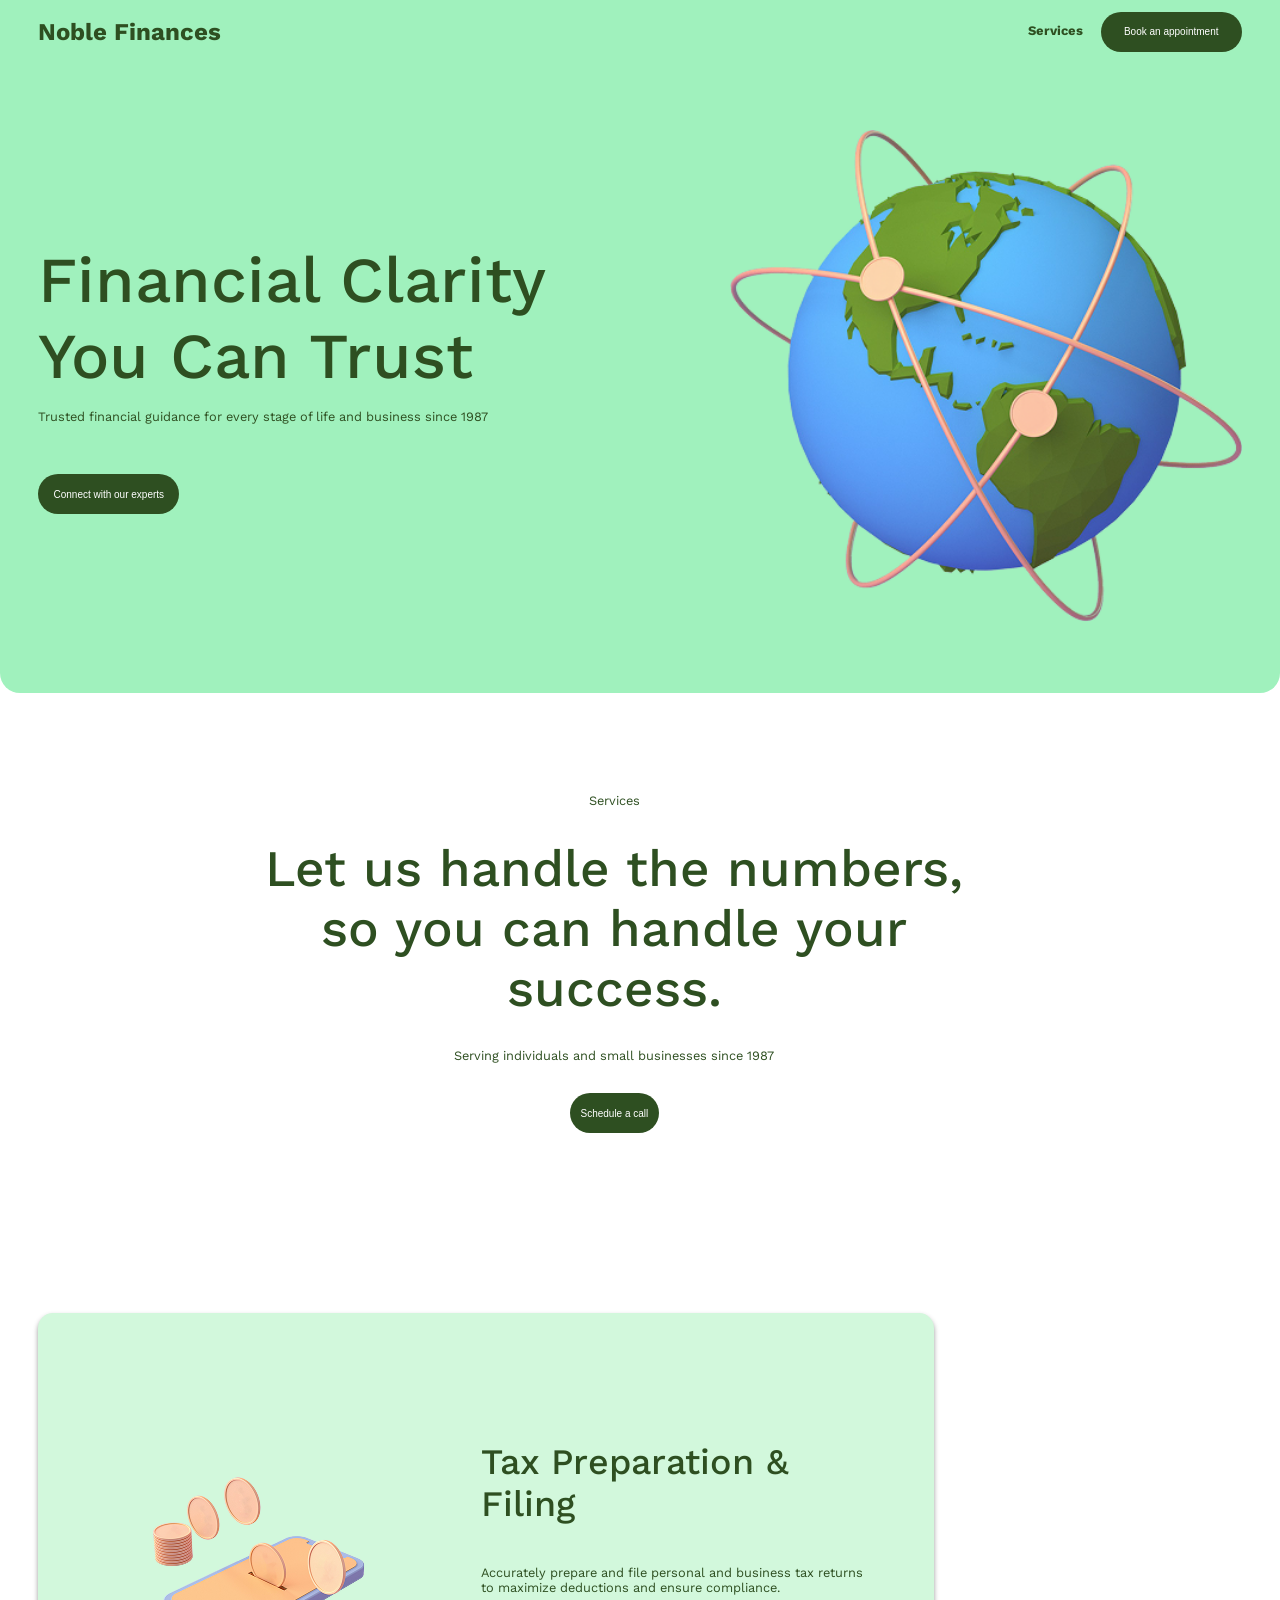
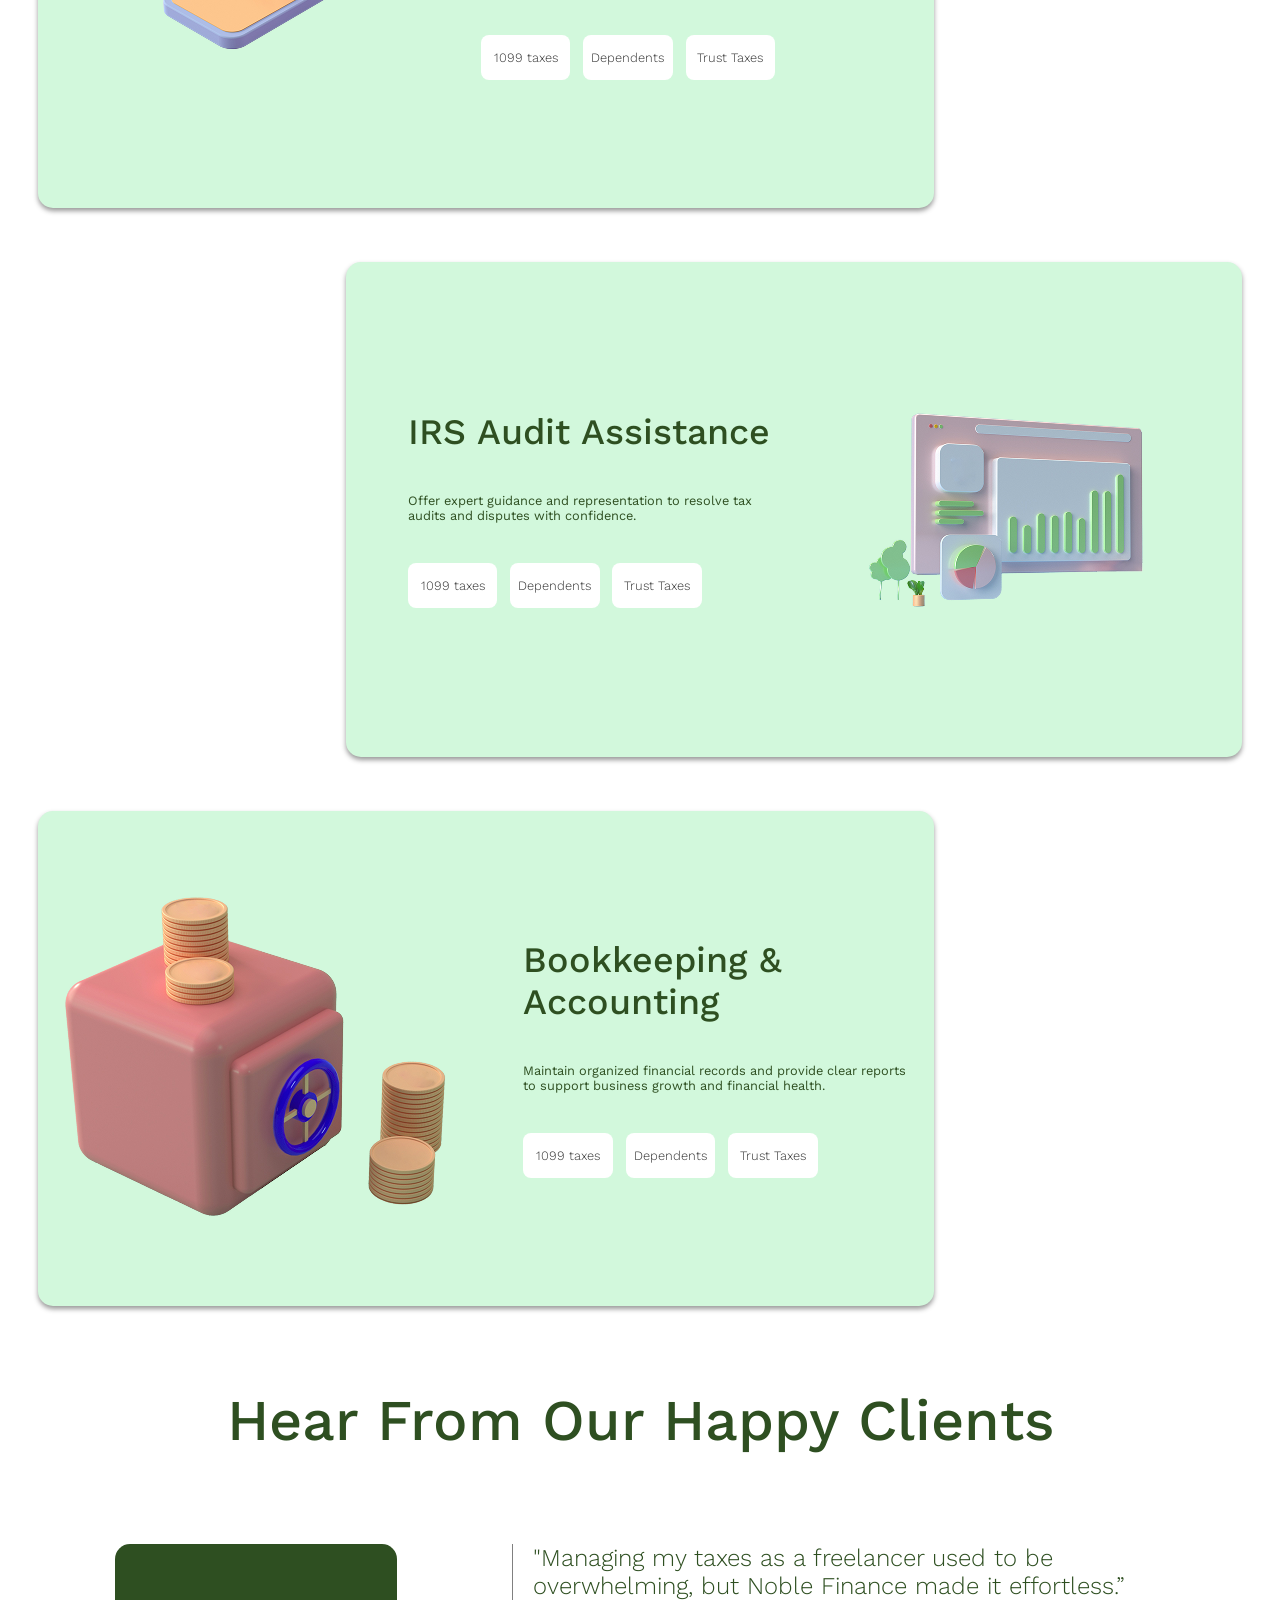
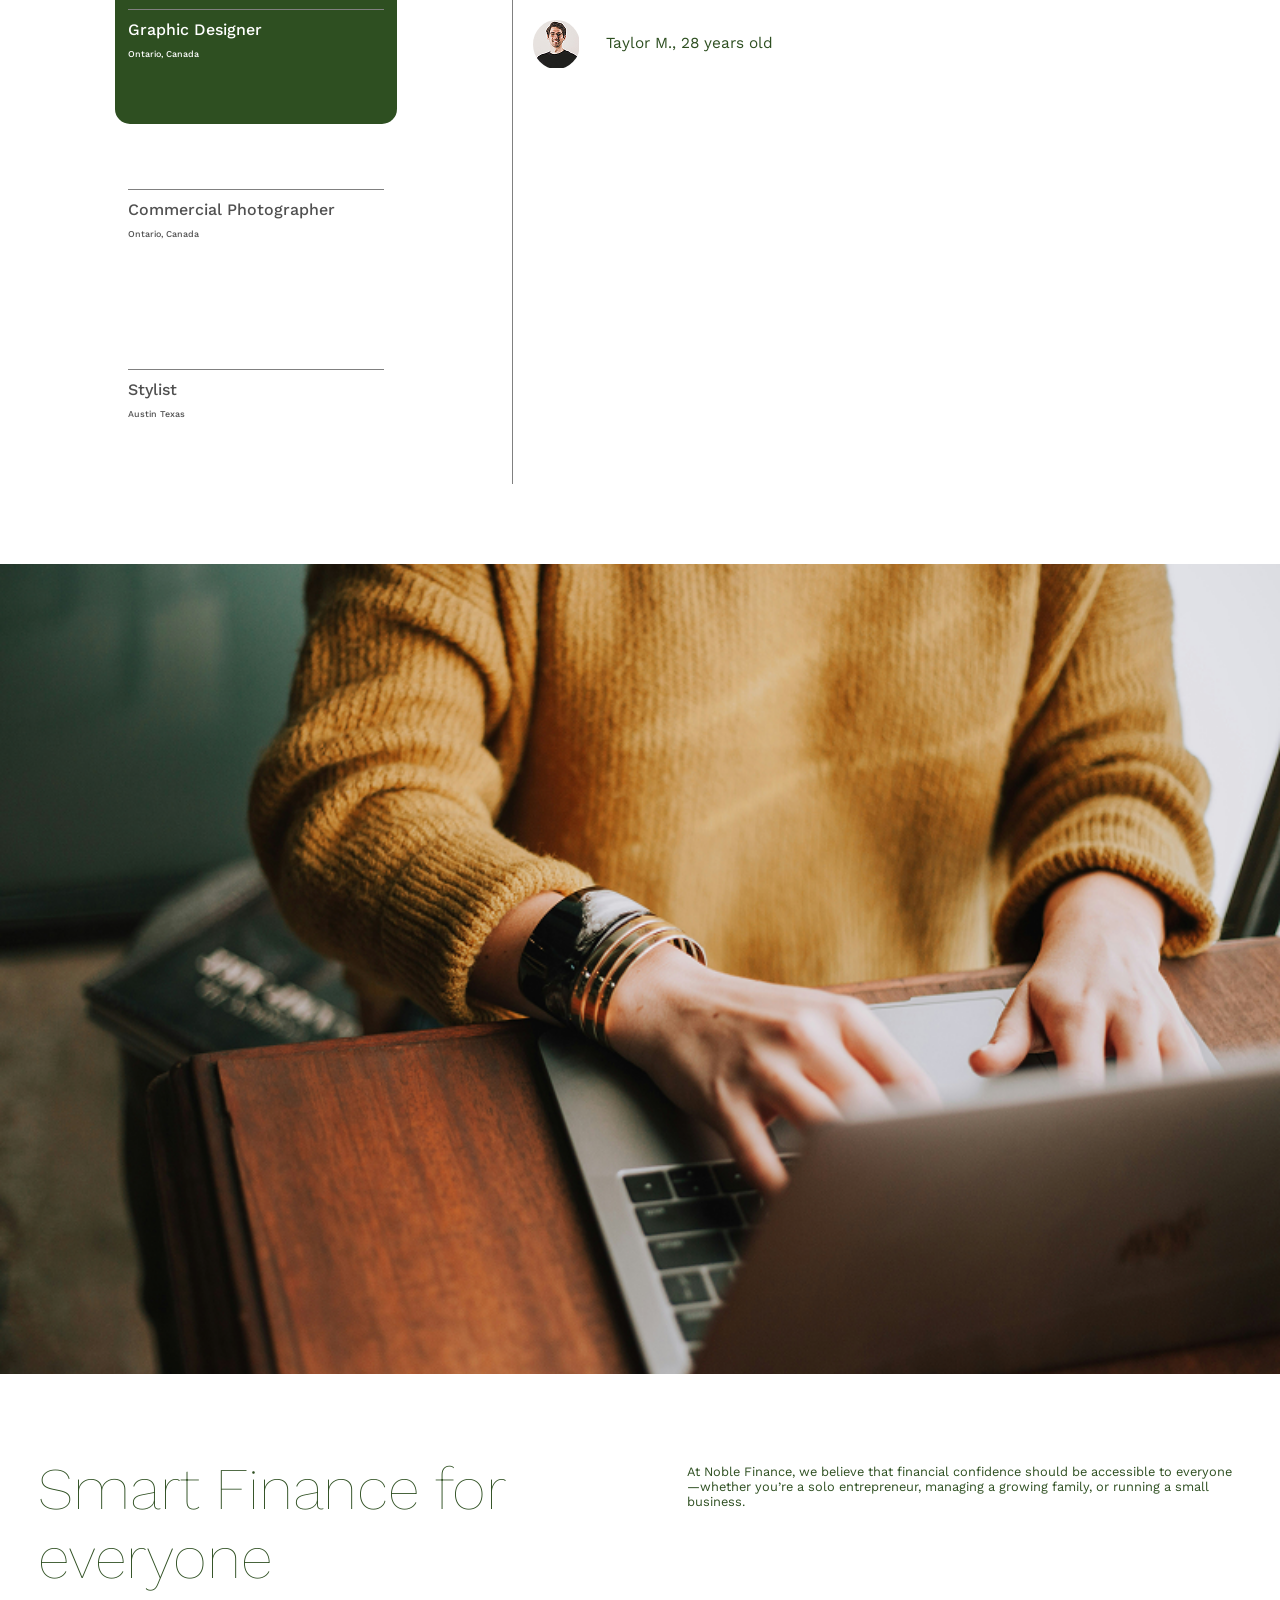
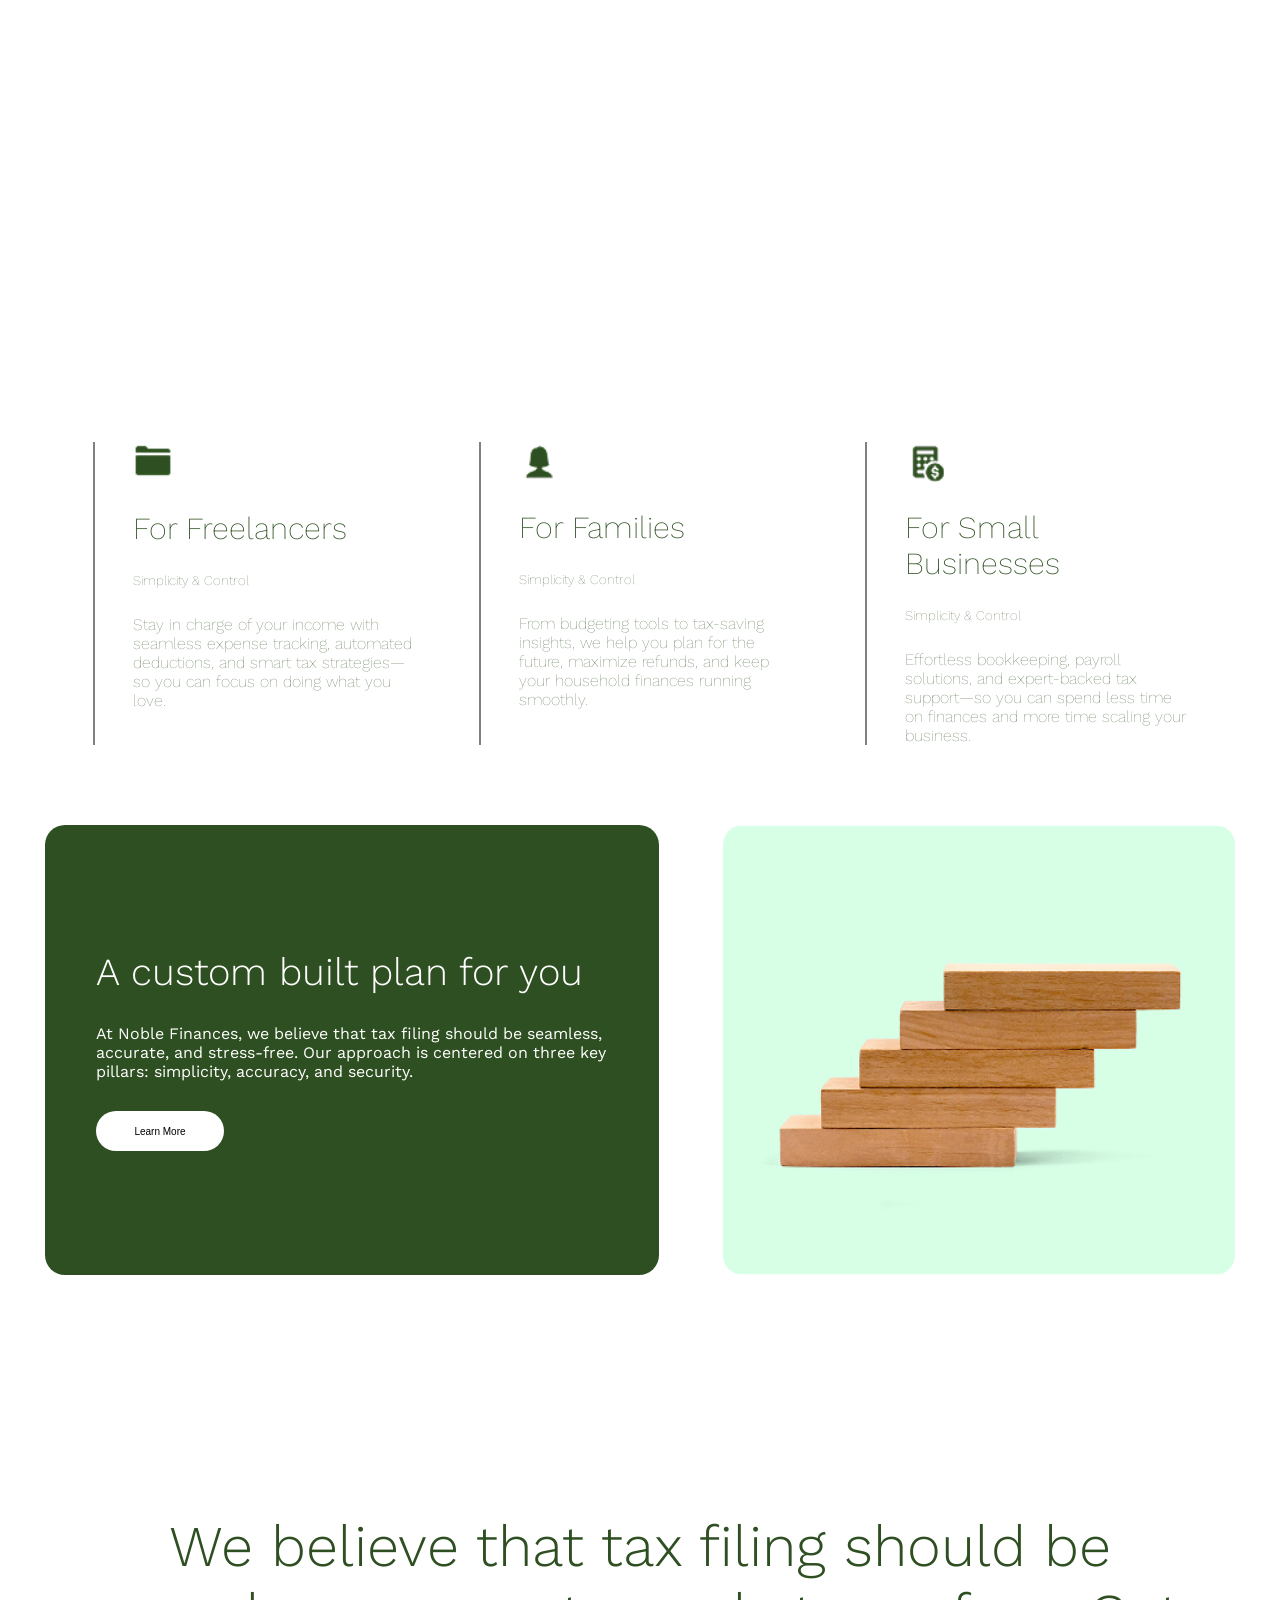
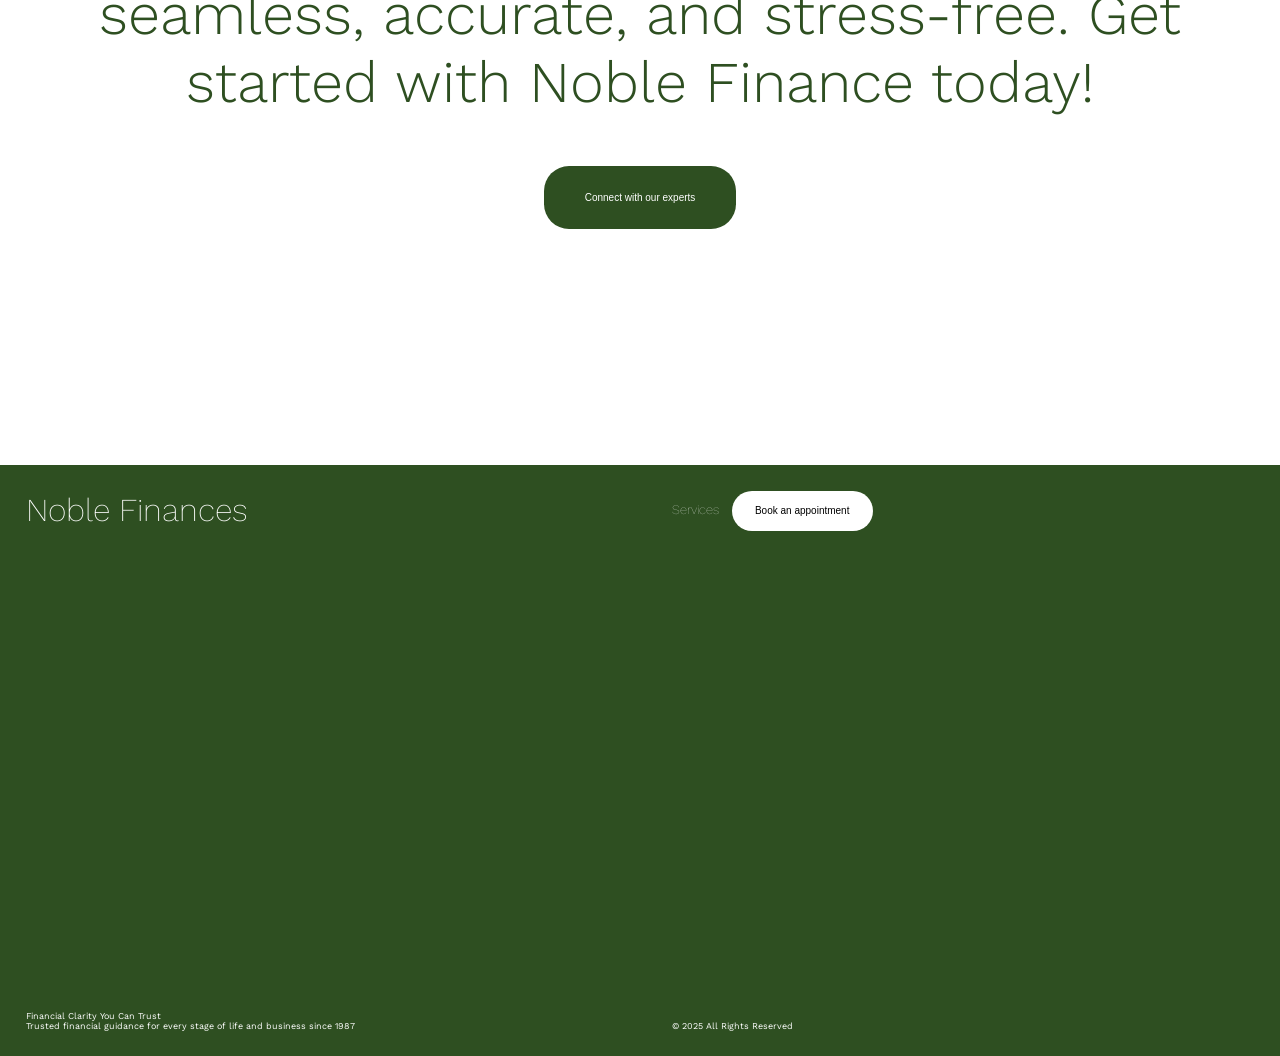
<file: HTML/Index.html>
<!DOCTYPE html>
<html lang="en">

<head>
    <meta charset="UTF-8">
    <meta name="viewport" content="width=device-width, initial-scale=1.0">
    <link rel="stylesheet" href="../CSS/Universial.css">
    <link rel="stylesheet" href="../CSS/index_style.css">
    <title>Home Page</title>
</head>

<body>
    <header>
        <nav>
            <div><a href="Index.html">
                    <h2>Noble Finances</h2>
                </a></div>
            <div>
                <a href="Services.html" class="nav_link">Services</a>
                <a href="Booking.html"><button class="btn">Book an appointment</button></a>
            </div>
        </nav>
    </header>
    <section class="hero_section">
        <div class="hero_section_text">
            <h1 class="hero_section_heading">Financial Clarity You Can Trust</h1>
            <p class="hero_section_para">Trusted financial guidance for every stage of life and business since 1987</p>
            <a href="#"><button class="btn btn_hero">Connect with our experts</button></a>
        </div>
        <div class="hero_section_img">
            <img src="../Assets/planet.png" alt="" style="width: 40vw;">
        </div>
    </section>
    <section>
        <div class="services_section">
            <p class="services_section_para">Services</p>
            <h1 class="services_section_heading">Let us handle the numbers, so you can handle your success.</h1>
            <p class="services_section_para">Serving individuals and small businesses since 1987</p>
            <a href="#"><button class="btn btn_services">Schedule a call</button></a>
        </div>
    </section>
    <section>
        <div class="banner_section">
            <div class="banner_section_banner">
                <div class="banner_section_img">
                    <img src="../Assets/banner img 1.png" alt="">
                </div>
                <div class="banner_section_text_section">
                    <h1 class="banner_section_text_heading">Tax Preparation & Filing</h1>
                    <p class="banner_section_text_para">Accurately prepare and file personal and business tax returns to
                        maximize deductions and
                        ensure compliance.</p>
                    <span class="banner_section_badges_section">
                        <div class="banner_section_badge">1099 taxes</div>
                        <div class="banner_section_badge">Dependents</div>
                        <div class="banner_section_badge">Trust Taxes</div>
                    </span>
                </div>
            </div>
            <div class="banner_section_banner" style="margin-left: auto;">
                <div class="banner_section_text_section">
                    <h1 class="banner_section_text_heading">IRS Audit Assistance</h1>
                    <p class="banner_section_text_para">Offer expert guidance and representation to resolve tax audits
                        and disputes with confidence.</p>
                    <span class="banner_section_badges_section">
                        <div class="banner_section_badge">1099 taxes</div>
                        <div class="banner_section_badge">Dependents</div>
                        <div class="banner_section_badge">Trust Taxes</div>
                    </span>
                </div>
                <div class="banner_section_img">
                    <img src="../Assets/banner img 2.png" alt="">
                </div>
            </div>
            <div class="banner_section_banner">
                <div class="banner_section_img">
                    <img src="../Assets/banner img 3.png" alt="">
                </div>
                <div class="banner_section_text_section">
                    <h1 class="banner_section_text_heading">Bookkeeping & Accounting</h1>
                    <p class="banner_section_text_para">Maintain organized financial records and provide clear reports
                        to support business growth and financial health.</p>
                    <span class="banner_section_badges_section">
                        <div class="banner_section_badge">1099 taxes</div>
                        <div class="banner_section_badge">Dependents</div>
                        <div class="banner_section_badge">Trust Taxes</div>
                    </span>
                </div>
            </div>
        </div>
    </section>
    <section>
        <div class="review_section">
            <h1 class="review_section_heading">Hear From Our Happy Clients</h1>
            <div class="review_section_box">
                <div class="review_section_reviewer_selection">
                    <div class="review_section_reviewer_box reviewer_active">
                        <h4 class="reviewer_box_heading">Graphic Designer</h4>
                        <p class="reviewer_box_para">Ontario, Canada</p>
                    </div>
                    <div class="review_section_reviewer_box">
                        <h4 class="reviewer_box_heading">Commercial Photographer</h4>
                        <p class="reviewer_box_para">Ontario, Canada</p>
                    </div>
                    <div class="review_section_reviewer_box">
                        <h4 class="reviewer_box_heading">Stylist</h4>
                        <p class="reviewer_box_para">Austin Texas</p>
                    </div>
                </div>
                <div class="review_section_qote_section">
                    <h2 class="review_section_reviewtext">"Managing my taxes as a freelancer used to be overwhelming,
                        but Noble Finance made it effortless.”</h2>
                    <div style="display: flex; gap: 2vw;">
                        <span><img src="../Assets/potraite.png" alt="" style="border-radius: 100%; "></span>
                        <span style="margin-top: 1.5vh;">
                            <p class="review_section_para">Taylor M., 28 years old</p>
                        </span>
                    </div>
                </div>
            </div>
        </div>
    </section>
    <section>
        <div class="break_section"></div>
    </section>
    <section>
        <div class="Benefits_section">
            <div class="company_moto_section">
                <h1 class="company_moto_section_heading">Smart Finance for everyone</h1>
                <p class="company_moto_section_para">At Noble Finance, we believe that financial confidence should be
                    accessible to everyone—whether you’re a solo entrepreneur, managing a growing family, or running a
                    small
                    business.</p>
            </div>
            <div class="company_benefit_info_section">
                <div class="company_benefit_info_box">
                    <img src="../Assets/file icon.png" alt="" width="40vw">
                    <h2 class="company_benefit_info_box_heading">For Freelancers</h2>
                    <h5 class="company_benefit_info_box_para">Simplicity & Control</h5>
                    <p class="company_benefit_info_box_para">Stay in charge of your income with seamless expense
                        tracking, automated deductions, and smart tax
                        strategies—so you can focus on doing what you love.</p>
                </div>
                <div class="company_benefit_info_box">
                    <img src="../Assets/person icon.png" alt="" width="40vw">
                    <h2 class="company_benefit_info_box_heading">For Families</h2>
                    <h5 class="company_benefit_info_box_para">Simplicity & Control</h5>
                    <p class="company_benefit_info_box_para">From budgeting tools to tax-saving insights, we help you
                        plan for the future, maximize refunds, and keep your household finances running smoothly.</p>
                </div>
                <div class="company_benefit_info_box">
                    <img src="../Assets/calculator.png" alt="" width="40vw">
                    <h2 class="company_benefit_info_box_heading">For Small Businesses</h2>
                    <h5 class="company_benefit_info_box_para">Simplicity & Control</h5>
                    <p class="company_benefit_info_box_para">Effortless bookkeeping, payroll solutions, and
                        expert-backed tax support—so you can spend less time on finances and more time scaling your
                        business.</p>
                </div>
            </div>
        </div>
    </section>
    <section>
        <div class="CTA_section">
            <div class="CTA_section_card">
                <h1 class="CTA_section_card_heading">A custom built plan for you</h1>
                <p class="CTA_section_card_para">At Noble Finances, we believe that tax filing should be seamless,
                    accurate, and stress-free. Our
                    approach is centered on three key pillars: simplicity, accuracy, and security.</p>
                <a href="#"><button class="btn btn_CTA">Learn More</button></a>
            </div>
            <div class="CTA_section_img"></div>
        </div>
    </section>
    <section>
        <div class="experts_section">
            <h1 class="experts_section_heading">We believe that tax filing should be seamless, accurate, and
                stress-free. Get started with Noble Finance today!</h1>
            <a href="#"><button class="btn experts_btn">Connect with our experts</button></a>
        </div>
    </section>
    <footer>
        <div class="footer_section">
            <div class="footer_box">
                <div><h1 class="footer_title">Noble Finances</h1></div>
                <div><p class="footer_small_text">Financial Clarity You Can Trust</p>
                <p class="footer_small_text">Trusted financial guidance for every stage of life and business since 1987</p></div>
            </div>
            <div class="footer_box">
                <div><a href="Services.html" class="footer_link">Services</a><a href="Booking.html"><button class="btn btn_footer">Book an appointment</button></a></div>
                <div><p class="footer_small_text">© 2025 All Rights Reserved</p></div>
            </div>
        </div>
    </footer>
</body>

</html>
</file>
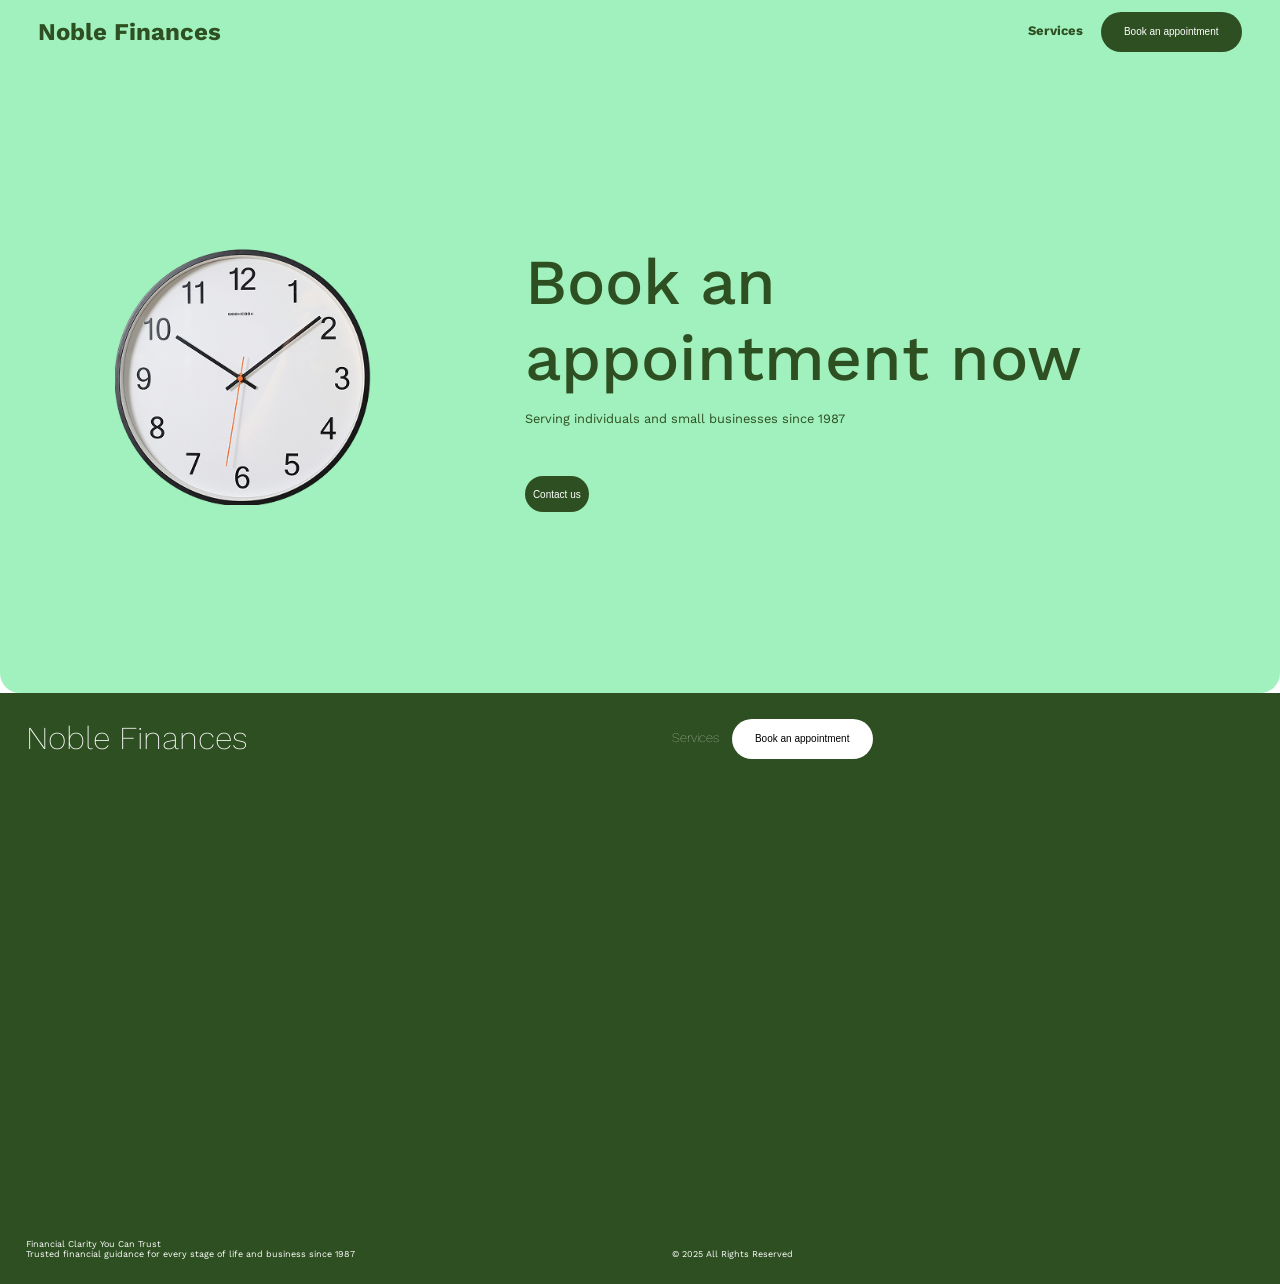
<file: HTML/Booking.html>
<!DOCTYPE html>
<html lang="en">

<head>
    <meta charset="UTF-8">
    <meta name="viewport" content="width=device-width, initial-scale=1.0">
    <link rel="stylesheet" href="../CSS/Universial.css">
    <link rel="stylesheet" href="../CSS/Booking_style.css">
    <title>Booking</title>
</head>

<body>
    <header>
        <nav>
            <div><a href="Index.html">
                    <h2>Noble Finances</h2>
                </a></div>
            <div>
                <a href="Services.html" class="nav_link">Services</a>
                <a href="Booking.html"><button class="btn">Book an appointment</button></a>
            </div>
        </nav>
    </header>
    <section>
        <div class="hero_section">
            <div class="hero_section_img" >
                <img src="../Assets/clock.png" alt="" style="width: 20vw;">
            </div>
            <div class="hero_section_text">
                <h1 class="hero_section_heading">Book an appointment now</h1>
                <p class="hero_section_para">Serving individuals and small businesses since 1987</p>
                <a href="#"><button class="btn btn_hero">Contact us</button></a>
            </div>
        </div>
    </section>
    <footer>
        <div class="footer_section" style="margin: 0;">
            <div class="footer_box">
                <div>
                    <h1 class="footer_title">Noble Finances</h1>
                </div>
                <div>
                    <p class="footer_small_text">Financial Clarity You Can Trust</p>
                    <p class="footer_small_text">Trusted financial guidance for every stage of life and business since
                        1987</p>
                </div>
            </div>
            <div class="footer_box">
                <div><a href="Services.html" class="footer_link">Services</a><a href="Booking.html"><button
                            class="btn btn_footer">Book an appointment</button></a></div>
                <div>
                    <p class="footer_small_text">© 2025 All Rights Reserved</p>
                </div>
            </div>
        </div>
    </footer>
</body>

</html>
</file>
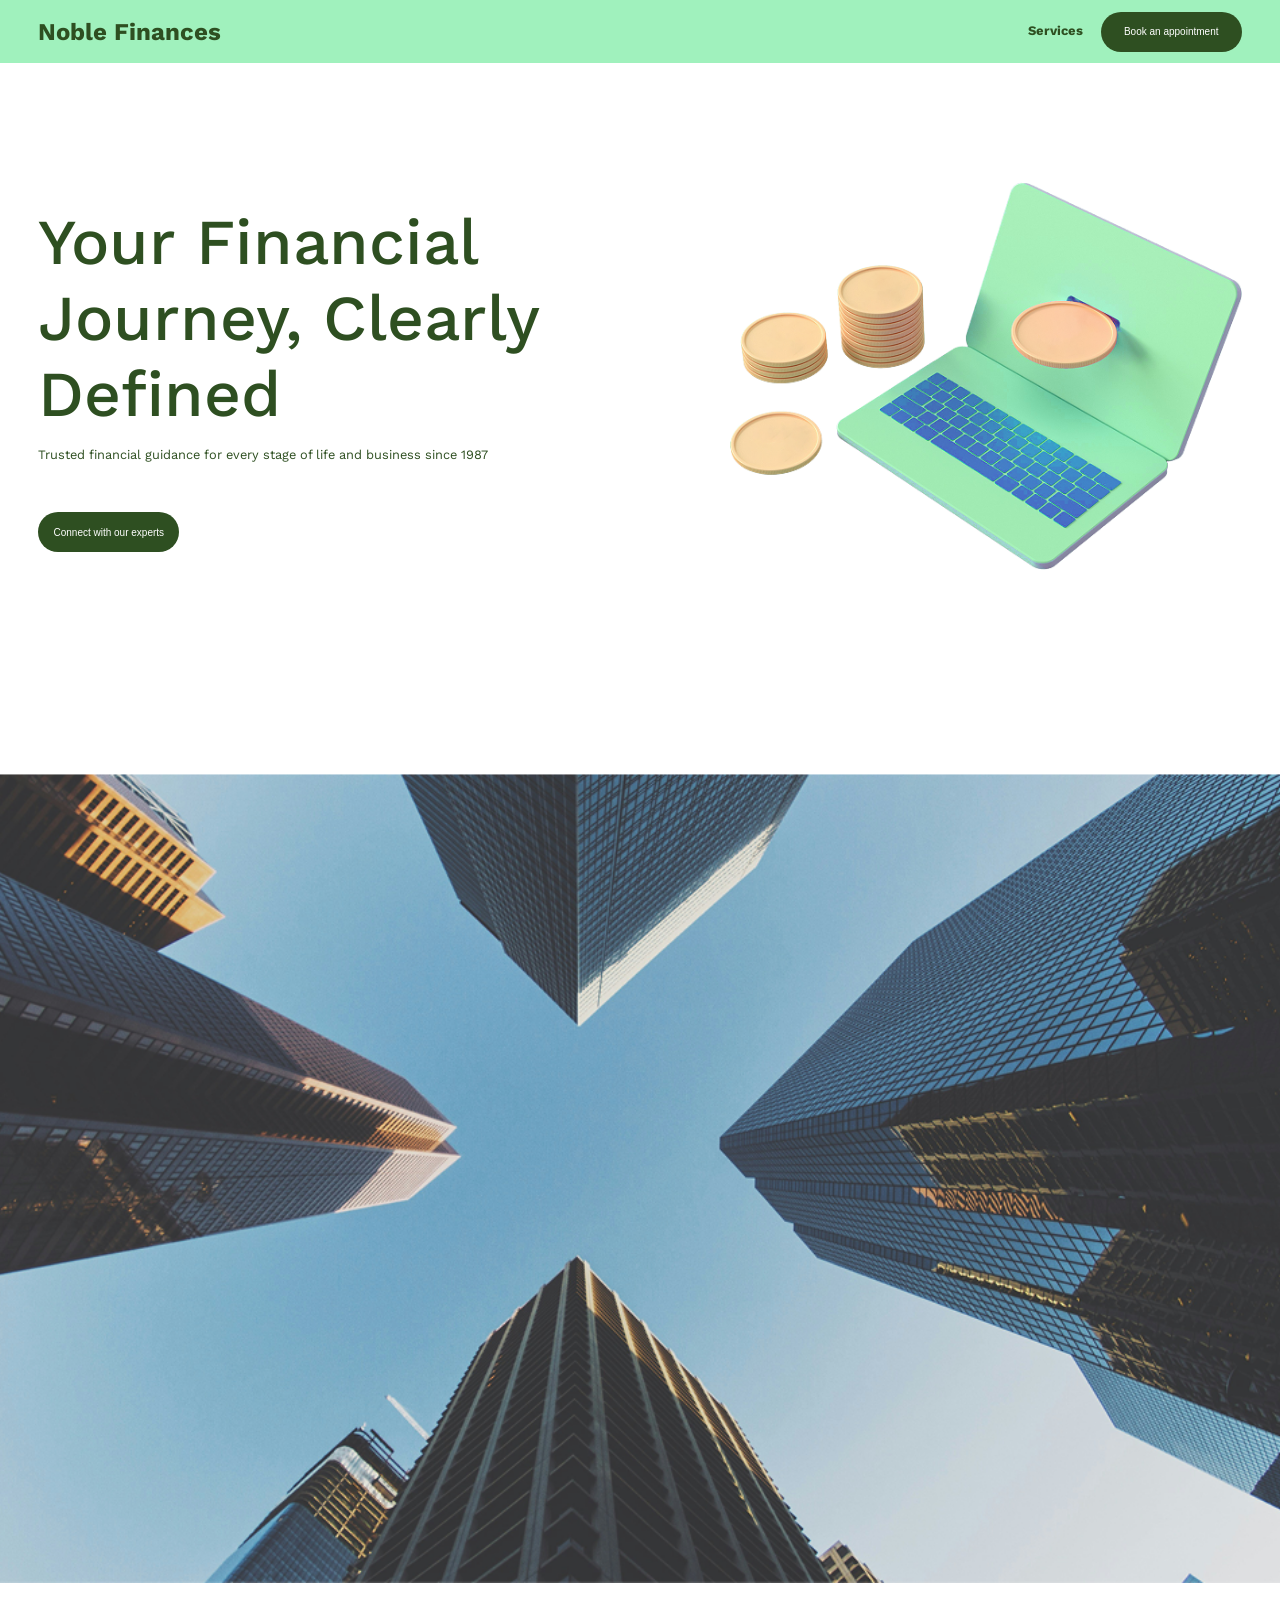
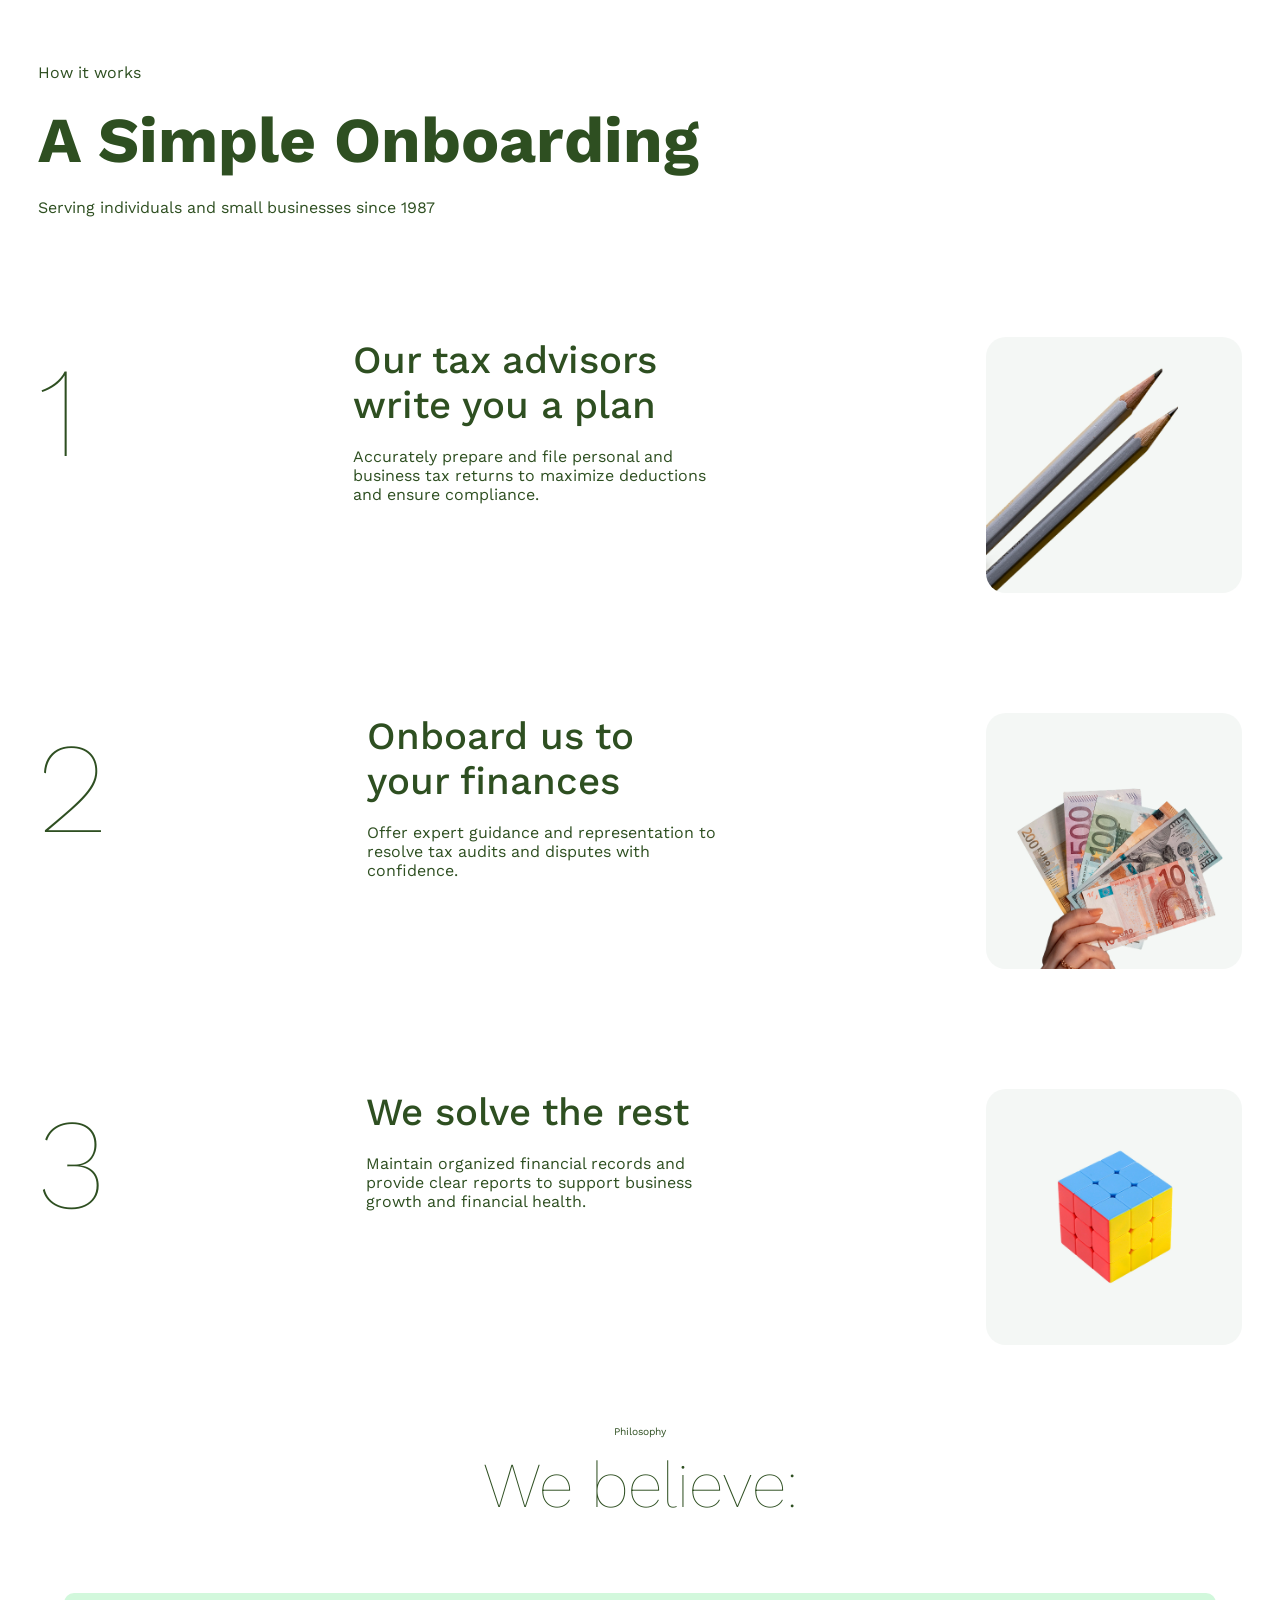
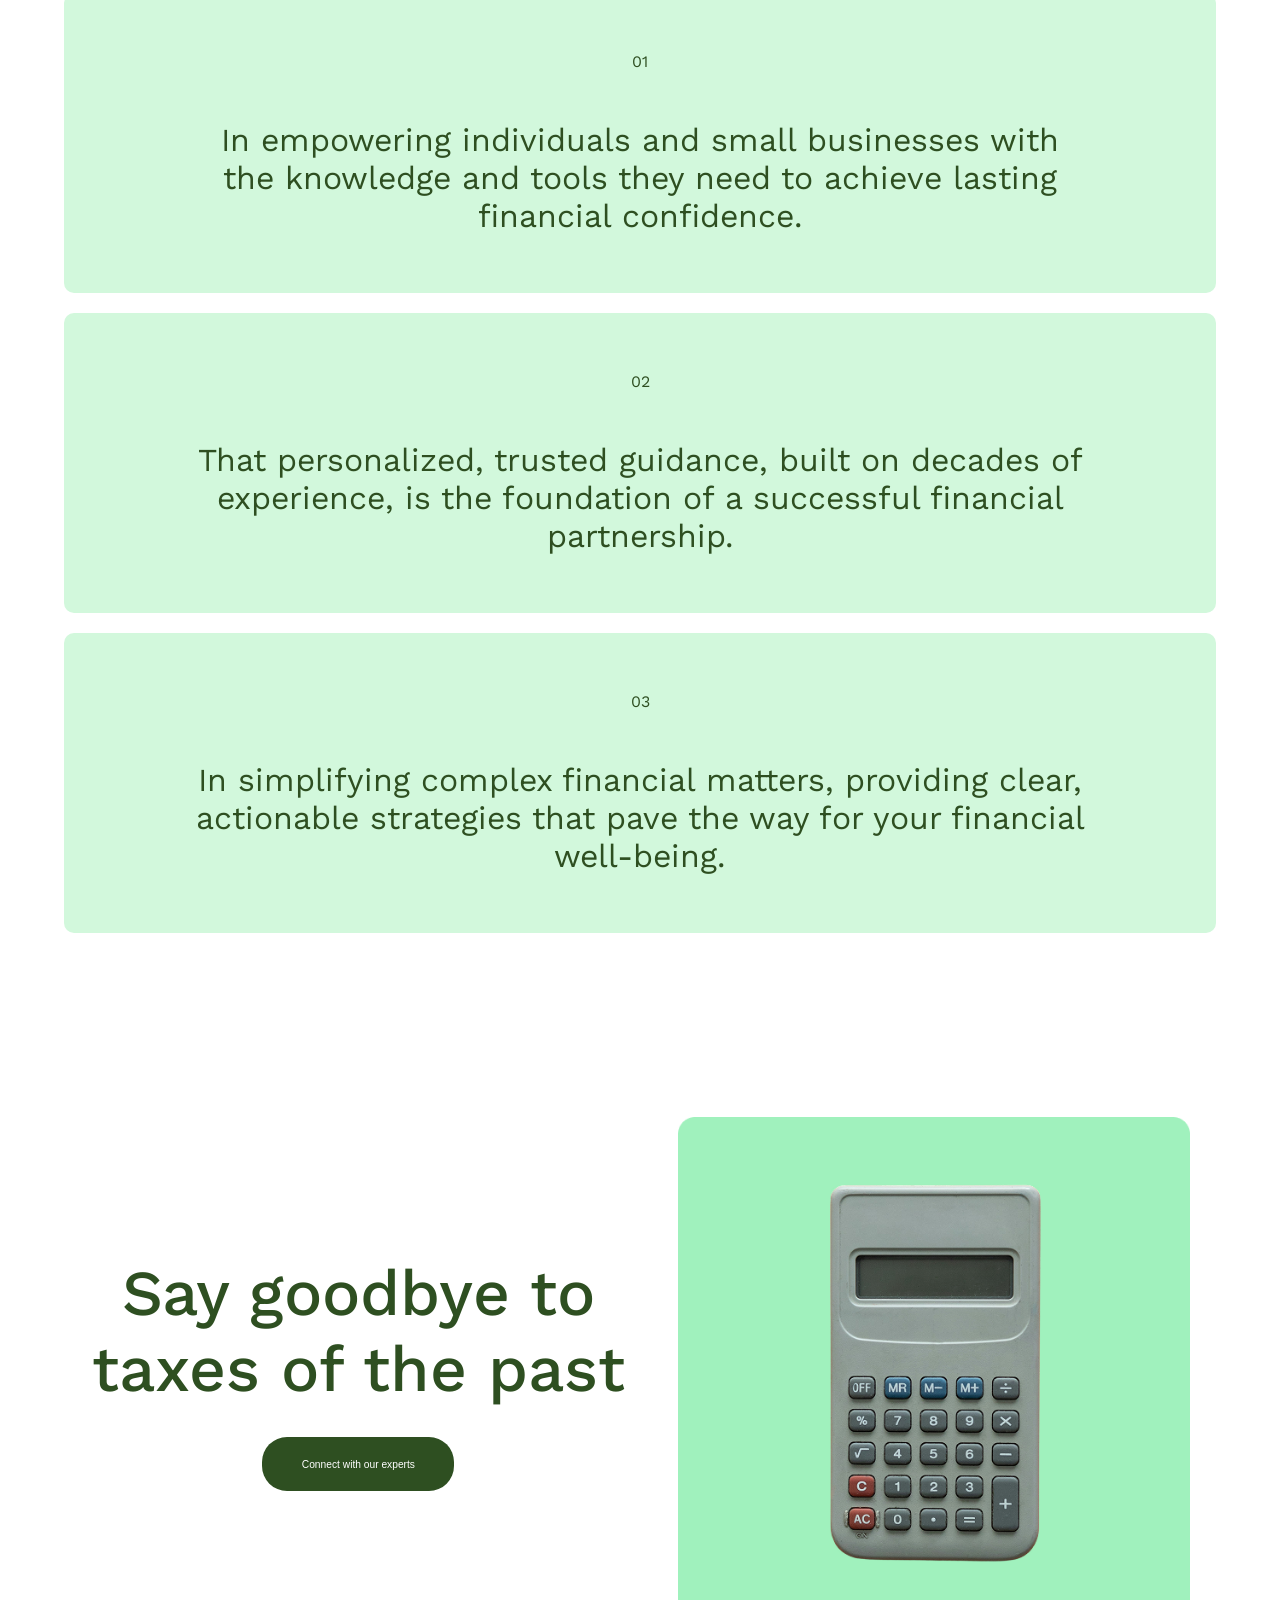
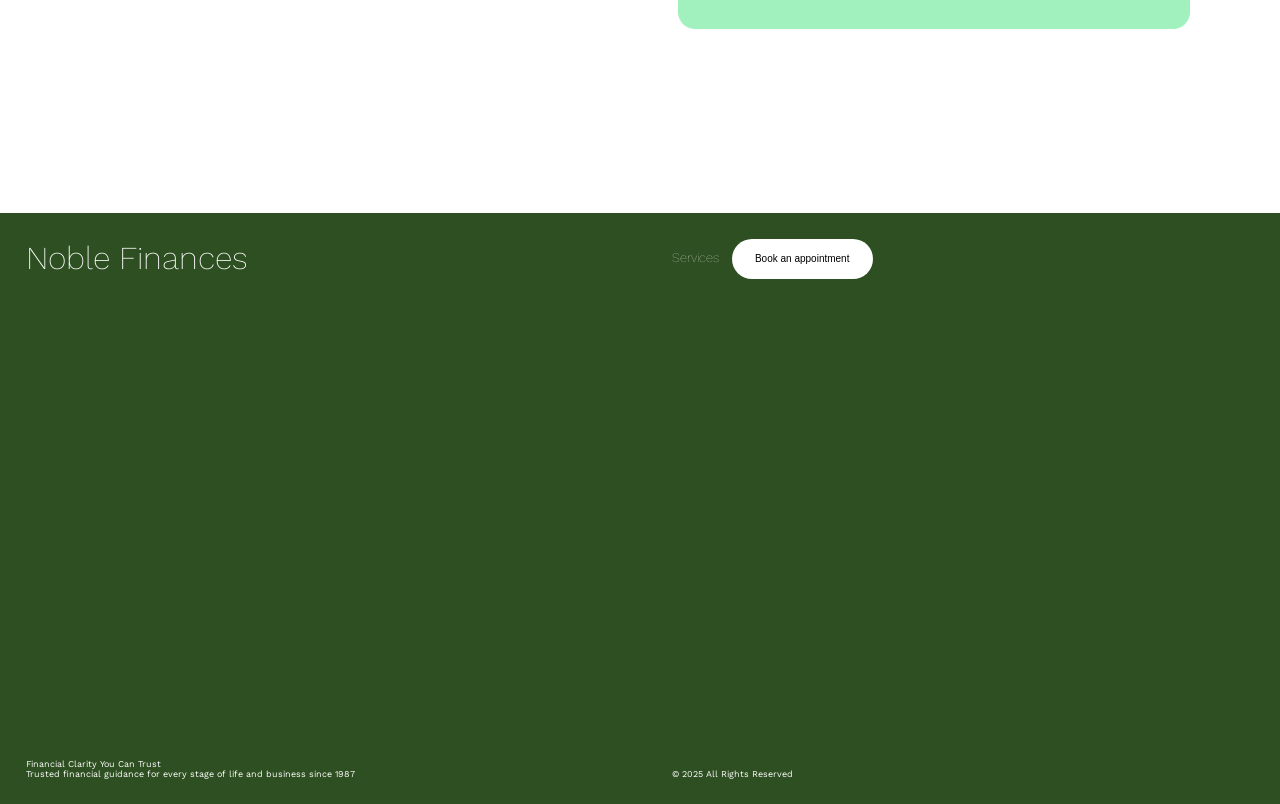
<file: HTML/Services.html>
<!DOCTYPE html>
<html lang="en">

<head>
    <meta charset="UTF-8">
    <meta name="viewport" content="width=device-width, initial-scale=1.0">
    <link rel="stylesheet" href="../CSS/Universial.css">
    <link rel="stylesheet" href="../CSS/Services_style.css">
    <title>Services</title>
</head>

<body>
    <header>
        <nav>
            <div><a href="Index.html">
                    <h2>Noble Finances</h2>
                </a></div>
            <div>
                <a href="Services.html" class="nav_link">Services</a>
                <a href="Booking.html"><button class="btn">Book an appointment</button></a>
            </div>
        </nav>
    </header>
    <section class="hero_section">
        <div class="hero_section_text">
            <h1 class="hero_section_heading">Your Financial Journey, Clearly Defined</h1>
            <p class="hero_section_para">Trusted financial guidance for every stage of life and business since 1987</p>
            <a href="#"><button class="btn btn_hero">Connect with our experts</button></a>
        </div>
        <div class="hero_section_img">
            <img src="../Assets/laptop.png" alt="" style="width: 40vw;">
        </div>
    </section>
    <section>
        <div class="break_section"></div>
    </section>
    <section>
        <div class="How_it_works_section">
            <div class="How_it_works_text_box">
                <p>How it works</p>
                <h1 class="How_it_works_heading">A Simple Onboarding</h1>
                <p>Serving individuals and small businesses since 1987</p>
            </div>
            <div class="How_it_works_steps_box">
                <div class="How_it_works_step">
                    <p class="step_num">1</p>
                    <div class="step_text_box">
                        <h2 class="How_it_works_step_heading">Our tax advisors write you a plan</h2>
                        <p class="How_it_works_step_para">Accurately prepare and file personal and business tax returns
                            to maximize deductions and ensure compliance.</p>
                    </div>
                    <img src="../Assets/step1.png" alt="" class="How_it_works_step_img">
                </div>
                <div class="How_it_works_step">
                    <p class="step_num">2</p>
                    <div class="step_text_box">
                        <h2 class="How_it_works_step_heading">Onboard us to your finances</h2>
                        <p class="How_it_works_step_para">Offer expert guidance and representation to resolve tax audits
                            and disputes with confidence.</p>
                    </div>
                    <img src="../Assets/step2.png" alt="" class="How_it_works_step_img">
                </div>
                <div class="How_it_works_step">
                    <p class="step_num">3</p>
                    <div class="step_text_box">
                        <h2 class="How_it_works_step_heading">We solve the rest</h2>
                        <p class="How_it_works_step_para">Maintain organized financial records and provide clear reports
                            to support business growth and financial health.</p>
                    </div>
                    <img src="../Assets/step3.png" alt="" class="How_it_works_step_img">
                </div>
            </div>
        </div>
    </section>
    <section>
        <div class="philosophy_section">
            <div style="text-align: center;">
                <p class="philosophy_small_text">Philosophy</p>
                <h1 class="philosophy_heading">We believe:</h1>
            </div>
            <div class="philosophy_boxes_container">
                <div class="philosophy_box">
                    <p class="philosophy_box_heading">01</p>
                    <p class="philosophy_box_para">In empowering individuals and small businesses with the knowledge and
                        tools they need to achieve lasting financial confidence.</p>
                </div>
                <div class="philosophy_box">
                    <p class="philosophy_box_heading">02</p>
                    <p class="philosophy_box_para">That personalized, trusted guidance, built on decades of experience,
                        is the foundation of a successful financial partnership.</p>
                </div>
                <div class="philosophy_box">
                    <p class="philosophy_box_heading">03</p>
                    <p class="philosophy_box_para">In simplifying complex financial matters, providing clear, actionable
                        strategies that pave the way for your financial well-being.</p>
                </div>
            </div>
        </div>
    </section>
    <section>
        <div class="connect_section">
            <div class="connect_section_box">
                <h1 class="connect_section_heading">Say goodbye to taxes of the past</h1>
                <a href="#"><button class="btn btn_connect">Connect with our experts</button></a>
            </div>
            <div class="connect_section_img"></div>
        </div>
    </section>
    <footer>
        <div class="footer_section">
            <div class="footer_box">
                <div>
                    <h1 class="footer_title">Noble Finances</h1>
                </div>
                <div>
                    <p class="footer_small_text">Financial Clarity You Can Trust</p>
                    <p class="footer_small_text">Trusted financial guidance for every stage of life and business since
                        1987</p>
                </div>
            </div>
            <div class="footer_box">
                <div><a href="Services.html" class="footer_link">Services</a><a href="Booking.html"><button
                            class="btn btn_footer">Book an appointment</button></a></div>
                <div>
                    <p class="footer_small_text">© 2025 All Rights Reserved</p>
                </div>
            </div>
        </div>
    </footer>
</body>

</html>
</file>
<file: CSS/Universial.css>
@import url("https://fonts.googleapis.com/css?family=Work Sans");

/* Desktop Screan */
body {
    margin: 0;
    font-family: 'Work Sans';
}

header>*,
section>* {
    padding: 0% 3%;
}

/* NavBar */
nav {
    background-color: #A0F1BD;
    height: 7vh;
    display: flex;
    align-items: center;
    justify-content: space-between;
}

.nav_link {
    font-size: small;
    padding-right: 1vw;
}

.btn {
    background-color: #2E4F21;
    border: none;
    border-radius: 20px;
    color: white;
    height: 40px;
    width: 11vw;
    font-weight: 400;
    cursor: pointer;
    font-size: x-small;
}

h1,
h2,
h3,
h4,
h5,
p {
    color: #2E4F21;
    margin: 0;
    padding: 0;
}

a {
    text-decoration: none;
    color: #2E4F21;
    font-weight: 700;
}

/* Footer */
.footer_section {
    height: 60vh;
    background-color: #2E4F21;
    margin-top: 80px;
    padding: 2%;
    display: flex;
    gap: 5vw;
    justify-content: space-between;
}

.footer_box {
    display: flex;
    flex-flow: column;
    justify-content: space-between;
    align-items: start;
    height: 100%;
    width: 50vw;
}

.footer_title {
    color: white !important;
    font-weight: 200;
}

.footer_small_text {
    color: white;
    font-size: 0.7vw;
}

.footer_link {
    color: white;
    font-size: small;
    padding-right: 1vw;
    font-weight: 100;
}

.btn_footer {
    color: black;
    background-color: white;
}

/* Events */
.btn:hover {
    animation: btn_hover_effect 0.7s ease-in-out forwards;
}

.btn_footer:hover {
    animation: btn_footer_hover_effect 0.7s ease-in-out forwards;
}

/* Tablet Screan */
@media (min-width: 800px) and (max-width: 1279px) {

    /* NavBar */
    nav {
        background-color: #A0F1BD;
        height: 7vh;
        display: flex;
        align-items: center;
        justify-content: space-between;
    }

    .nav_link {
        font-size: small;
        padding-right: 1vw;
    }

    /* Footer */
    .footer_section {
        height: 60vh;
        background-color: #2E4F21;
        margin-top: 80px;
        padding: 2%;
        display: flex;
        gap: 5vw;
        justify-content: space-between;
    }

    .footer_box {
        display: flex;
        flex-flow: column;
        justify-content: space-between;
        align-items: start;
        height: 100%;
        width: 50vw;
    }

    .footer_title {
        color: white !important;
        font-weight: 200;
    }

    .footer_small_text {
        color: white;
        font-size: 1vw;
    }

    .footer_link {
        color: white;
        font-size: small;
        padding-right: 20vw;
        font-weight: 100;
    }

    .btn_footer {
        color: black;
        background-color: white;
    }

    /* Events */
    .btn:hover {
        animation: btn_hover_effect 0.7s ease-in-out forwards;
    }

    .btn_footer:hover {
        animation: btn_footer_hover_effect 0.7s ease-in-out forwards;
    }
}

/* Animations */
@keyframes btn_hover_effect {
    0% {
        background-color: #2E4F21;
        color: white;
    }

    100% {
        background-color: white;
        color: #2E4F21;
    }
}

@keyframes btn_footer_hover_effect {
    0% {
        background-color: white;
        color: black;
    }

    100% {
        background-color: #A0F1BD;
        color: black;
    }
}

/** Mobile Screen */
@media (max-width: 799px) {
    .btn_footer {
        width: 20vw;
    }
    .footer_link {
        padding-right: 15vw;
    }
}
</file>
<file: CSS/index_style.css>
/** Hero Section */
.hero_section {
    background-color: #A0F1BD;
    height: 70vh;
    display: flex;
    justify-content: space-between;
    align-items: center;
    border-radius: 0px 0px 20px 20px;
}

.hero_section_text {
    width: 50vw;
    flex-flow: column;
    display: flex;
}

.hero_section_heading {
    font-size: 5vw;
    font-weight: 500;
}

.hero_section_para {
    margin-top: 15px;
    font-size: 1vw;
}

.hero_section_img {
    max-width: fit-content;
}

.btn_hero {
    margin-top: 50px;
}

/** Services Section */
.services_section {
    height: 60vh;
    width: 60vw;
    display: flex;
    flex-flow: column;
    justify-content: center;
    align-items: center;
    text-align: center;
    margin-left: 15%;
    gap: 30px;
}

.services_section_para {
    margin: 0px 10px 0px 10px;
    font-size: 1vw;
}

.services_section_heading {
    font-size: 4vw;
    font-weight: 500;
}

.btn_services {
    width: 7vw;
}

/** Banner Cards */
.banner_section {
    display: flex;
    flex-flow: column;
    justify-content: space-between;
    gap: 6vh;
    margin-top: 80px;
}

.banner_section_banner {
    display: flex;
    justify-content: center;
    align-items: center;
    background-color: #D2F8DC;
    width: 70vw;
    height: 55vh;
    border-radius: 15px;
    gap: 6vw;
    box-shadow: 0px 3px 5px rgba(0, 0, 0, 0.404);
    /* overflow:scroll; */
}

.banner_section_text_section {
    display: flex;
    flex-flow: column;
    justify-content: center;
    align-items: start;
    width: 30vw;
    gap: 40px;
}

.banner_section_text_heading {
    font-size: 2.8vw;
    font-weight: 500;
}

.banner_section_text_para {
    font-size: 1vw;
}

.banner_section_badges_section {
    display: flex;
    justify-content: start;
    align-items: center;
    gap: 1vw;
}

.banner_section_badge {
    color: rgb(48, 48, 48);
    font-weight: 300;
    font-size: 1vw;
    border-radius: 8px;
    width: 7vw;
    height: 5vh;
    background-color: white;
    text-align: center;
    align-content: center;
    overflow-x: auto;
}

/** Review Section */
.review_section {
    display: flex;
    flex-flow: column;
    align-items: center;
    margin-top: 80px;
    gap: 90px;
}

.review_section_heading {
    font-size: 4.5vw;
    font-weight: 500;
}

.review_section_para {
    font-size: 1.2vw;
}

.review_section_reviewtext {
    font-weight: 300;
}

.review_section_box {
    display: flex;
    justify-content: center;
    gap: 10vw;
    height: 60vh;
    width: 80vw;
}

.review_section_qote_section {
    display: flex;
    flex-flow: column;
    gap: 20px;
    border-left: gray solid 1px;
    padding: 0% 2%;
    height: 100%;
}

.review_section_reviewer_selection {
    display: flex;
    flex-flow: column;
    align-items: center;
}

.review_section_reviewer_box {
    display: flex;
    flex-flow: column;
    align-items: start;
    justify-content: center;
    gap: 10px;
    width: 20vw;
    height: 20vh;
    padding: 0% 5%;
    border-radius: 15px;
}

.reviewer_active {
    background-color: #2E4F21;
}

.reviewer_active .reviewer_box_heading,
.reviewer_active .reviewer_box_para {
    color: white !important;
}

.reviewer_box_heading {
    border-top: solid gray 1px;
    color: rgba(0, 0, 0, 0.685);
    font-weight: 500;
    display: block;
    padding-top: 10px;
    width: 100%;
}

.reviewer_box_para {
    color: rgba(0, 0, 0, 0.685);
    font-weight: 500;
    font-size: 0.7vw;
}

/** Break Section */
.break_section {
    background-image: url("../Assets/Image\ break\ section-1.png");
    height: 90vh;
    width: 94%;
    background-size: cover;
    background-position: 70% 80%;
    margin-top: 80px;
}

/** Banefite Moto */
.Benefits_section {
    display: flex;
    flex-flow: column;
    gap: 50vh;
}

.company_moto_section {
    display: flex;
    justify-content: center;
    gap: 2vw;
    margin-top: 80px;
}

.company_moto_section_heading {
    font-size: 4.6vw;
    font-weight: 100;
}

.company_moto_section_para {
    padding-top: 10px;
    width: 50vw;
    font-size: 1vw;
}

.company_benefit_info_section {
    display: flex;
    justify-content: center;
    gap: 5vw;
}

.company_benefit_info_box {
    display: flex;
    flex-flow: column;
    gap: 3vh;
    border-left: gray solid 2px;
    padding-left: 3vw;
    width: 22vw;
}

.company_benefit_info_box_heading {
    font-weight: 200;
    font-size: 2.4vw;
}

.company_benefit_info_box_para {
    font-weight: 100;
}

/** CTA section */
.CTA_section {
    display: flex;
    justify-content: center;
    margin-top: 80px;
    gap: 5vw;
    height: 50vh;
}

.CTA_section_card {
    display: flex;
    flex-flow: column;
    align-items: start;
    justify-content: center;
    background-color: #2E4F21;
    border-radius: 20px;
    width: 40vw;
    padding-left: 4vw;
    padding-right: 4vw;
    gap: 30px;
}

.CTA_section_card_heading {
    color: white;
    font-weight: 300;
    font-size: 3vw;
}

.CTA_section_card_para {
    color: white;
}

.CTA_section_img {
    border-radius: 20px;
    width: 40vw;
    background-image: url("../Assets/CTA\ Image.png");
    background-size: cover;
    background-position: center;
    background-repeat: no-repeat;
}

.btn_CTA {
    background-color: white;
    color: black;
    width: 10vw;
}

/** Experts section */
.experts_section {
    text-align: center;
    display: flex;
    flex-flow: column;
    justify-content: center;
    align-items: center;
    height: 70vh;
    gap: 50px;
    margin-top: 80px;
}

.experts_section_heading {
    font-size: 4.5vw;
    font-weight: 300;
}

.experts_btn {
    width: 15vw;
    height: 7vh;
    border-radius: 25px;
}

/* Events */
.banner_section_badge:hover {
    animation: _hover_effect 0.5s ease-in-out forwards;
}

.btn_services:hover {
    animation: _hover_effect 0.7s ease-in-out forwards;
}

.btn_CTA:hover {
    animation: _hover_effect 0.5s ease-in-out forwards;
}

/* Animations */
@keyframes _hover_effect {
    0% {
        background-color: white;
        color: rgb(48, 48, 48);
    }

    100% {
        background-color: #A0F1BD;
        color: black;
    }
}

/* Tablet Screen */
@media (min-width: 800px) and (max-width: 1279px) {

    /** Banner Cards */
    .banner_section_banner {
        margin-left: 0 !important;
        width: 90vw;
    }

    .banner_section {
        align-items: center;
    }

    /** Banefite Moto */
    .company_moto_section_para {
        font-size: 2vw;
    }

    .company_benefit_info_section {
        flex-flow: column;
        margin-bottom: 90px;
    }

    .company_benefit_info_box {
        width: 90vw;
        border-top: gray solid 2px;
        border-left: none;
        padding-top: 15px;
        padding-left: 0;
    }

    .company_benefit_info_box_para {
        width: 55vw;
        font-size: 1.5vw;
    }

    /* CTA section */
    .CTA_section {
        gap: 2vw;
    }
}

/** Mobile Screen */
@media (max-width: 799px) {

    /** Hero Section */
    .hero_section {
        flex-flow: column-reverse;
        height: auto;
        gap: 5vh;
        padding: 5vh 0;
    }

    .hero_section_img img {
        width: 70vw;
    }

    .hero_section_text {
        width: 80vw;
    }

    .hero_section_heading {
        font-size: 7vw;
    }

    .hero_section_para {
        font-size: 2vw;
    }

    .btn_hero {
        width: 20vw;
        height: 6vh;
    }

    /** Services Section */
    .services_section {
        width: 80vw;
        margin-left: auto;
        margin-right: auto;
    }

    .services_section_heading {
        font-size: 6vw;
    }

    .services_section_para {
        font-size: 2vw;
    }

    .btn_services {
        width: 15vw;
        height: 6vh;
    }

    /** Banner Cards */
    .banner_section_banner {
        flex-flow: column;
        height: auto;
        margin-left: 0 !important;
        width: 90vw;
        gap: 3vh;
        padding: 5vh 0;
    }

    .banner_section {
        align-items: center;
    }

    .banner_section_text_section {
        width: 70vw;
        align-items: center;
        text-align: center;
    }

    /** Banefite Moto */
    .company_moto_section_para {
        font-size: 2vw;
    }

    .company_benefit_info_section {
        flex-flow: column;
        margin-bottom: 90px;
    }

    .company_benefit_info_box {
        width: 90vw;
        border-top: gray solid 2px;
        border-left: none;
        padding-top: 15px;
        padding-left: 0;
    }

    .company_benefit_info_box_para {
        width: 55vw;
        font-size: 1.5vw;
    }

    /** Review Section */
    .review_section_box {
        flex-flow: column;
        height: auto;
        width: 80vw;
        gap: 5vh;
    }

    .review_section_qote_section {
        border-left: none;
        padding: 2% 0%;
        width: 100%;
    }

    .review_section_reviewer_selection {
        flex-flow: row;
    }

    /** CTA section */
    .CTA_section {
        gap: 2vw;
    }

    .experts_btn {
        width: 20vw;
    }
}
</file>
<file: CSS/Booking_style.css>
/* Hero Section */
.hero_section {
    background-color: #A0F1BD;
    height: 70vh;
    display: flex;
    justify-content: space-around;
    align-items: center;
    border-radius: 0px 0px 20px 20px;
}

.hero_section_text {
    width: 50vw;
    flex-flow: column;
    display: flex;
}

.hero_section_heading {
    font-size: 5vw;
    font-weight: 500;
}

.hero_section_para {
    margin-top: 15px;
    font-size: 1vw;
}

.hero_section_img {
    max-width: fit-content;
}

.btn_hero {
    margin-top: 50px;
    width: 5vw;
    height: 4vh;
}

/* Mobile Screan */
@media (max-width: 799px) {

    /* Hero Section */
    .hero_section {
        background-color: #A0F1BD;
        height: 70vh;
        display: flex;
        flex-flow: column;
        justify-content: space-around;
        align-items: center;
        border-radius: 0px 0px 20px 20px;
    }

    .hero_section_text {
        width: 50vw;
        flex-flow: column;
        display: flex;
    }

    .hero_section_heading {
        font-size: 5vw;
        font-weight: 500;
    }

    .hero_section_para {
        margin-top: 15px;
        font-size: 1vw;
    }

    .hero_section_img {
        max-width: fit-content;
    }

    .btn_hero {
        margin-top: 50px;
        width: 5vw;
        height: 4vh;
    }
}
</file>
<file: CSS/Services_style.css>
/* Hero Section */
.hero_section{
    height: 70vh;
    display: flex;
    justify-content: space-between;
    align-items: center;
}
.hero_section_text{
    width: 50vw;
    flex-flow: column;
    display: flex;
}
.hero_section_heading{
    font-size: 5vw;
    font-weight: 500;
}
.hero_section_para{
    margin-top: 15px;
    font-size: 1vw;
}
.hero_section_img{
    max-width: fit-content;
}
.btn_hero{
    margin-top: 50px;
}

/* Break Section */
.break_section{
    background-image: url(../Assets/Image\ break\ section-2.png);
    height: 90vh;
    width: 94%;
    background-size: cover;
    background-position: 70% 80%;
    margin-top: 80px;
}

/* How_it_works_section */
.How_it_works_section{
    display: flex;
    flex-flow: column;
    gap: 120px;
    margin-top: 80px;
}
.How_it_works_steps_box{
    display: flex;
    flex-flow: column;
    gap: 120px;
}
.How_it_works_text_box{
    display: flex;
    flex-flow: column;
    gap: 20px;
}
.How_it_works_heading{
    font-size: 5vw;
}
.How_it_works_step_heading{
    font-size: 3vw;
    font-weight: 500;
}
.step_num{
    font-size: 10vw;
    font-weight: 100;
}
.How_it_works_step{
    display: flex;
    gap: 7vw;
    justify-content: space-between;
}
.step_text_box{
    display: flex;
    flex-flow: column;
    gap: 20px;
    width: 28vw;
}
.How_it_works_step_img{
    border-radius: 20px;
    width: 20vw;
}

/* Philosophy section */
.philosophy_section{
    display: flex;
    flex-flow: column;
    justify-content: center;
    margin-top: 80px;
    gap: 70px;
}
.philosophy_small_text{
    font-size: 0.8vw;
}
.philosophy_heading{
    font-size: 5vw;
    font-weight: 100;
    margin-top: 10px;
}
.philosophy_box_para{
    font-size: 2.5vw;
    width: 70vw;
}
.philosophy_boxes_container{
    display: flex;
    flex-flow: column;
    justify-content: center;
    align-items: center;
    gap: 20px;
}
.philosophy_box{
    text-align: center;
    display: flex;
    flex-flow: column;
    justify-content: center;
    align-items: center;
    gap: 50px;
    height: 300px;
    width: 90vw;
    background-color:#D2F8DC;
    border-radius: 10px;
}

/* Connect section */
.connect_section{
    display: flex;
    margin-top: 80px;
}
.connect_section_box{
    display: flex;
    flex-flow: column;
    justify-content: center;
    align-items: center;
    text-align: center;
    gap: 30px;
    width: 50vw;
}
.connect_section_heading{
    font-size: 5vw;
    font-weight: 500;
}
.connect_section_img{
    background-image: url("../Assets/connect-calculator.png");
    background-size: contain;
    background-repeat: no-repeat;
    background-position: center;
    border-radius: 20px;
    width: 40vw;
    height: 80vh;
}
.btn_connect{
    font-size: 0.8vw;
    width: 15vw;
    height: 6vh;
    border-radius: 25px;
}
</file>
